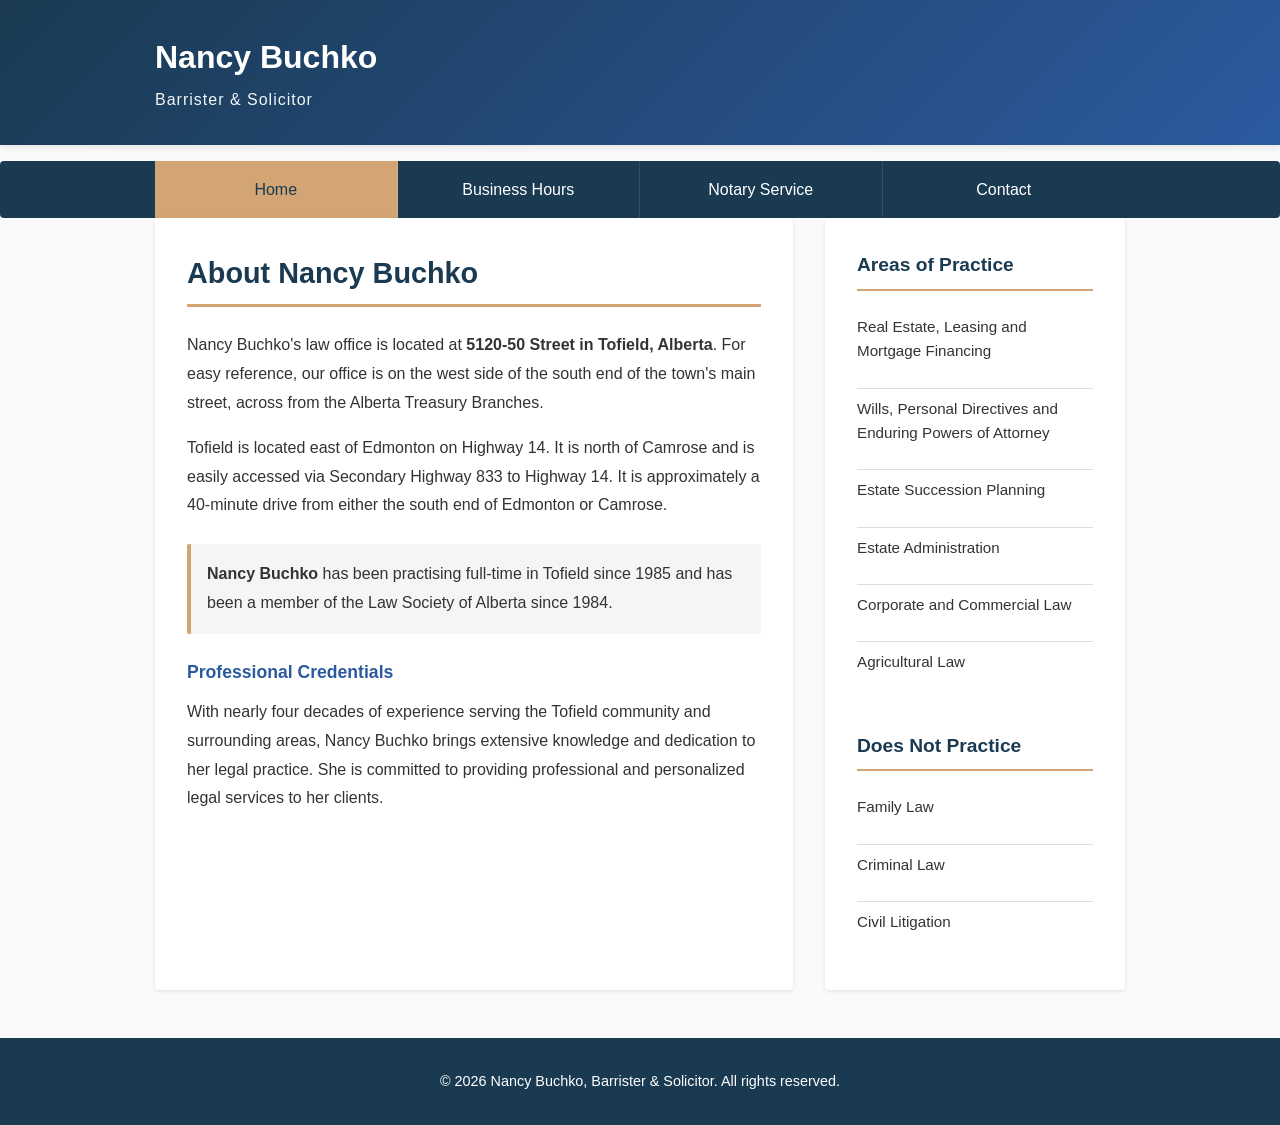
<file: index.html>
<!DOCTYPE html>
<html lang="en">
<head>
  <meta charset="UTF-8">
  <meta name="viewport" content="width=device-width, initial-scale=1.0">
  <meta name="description" content="Nancy Buchko - Barrister and Solicitor in Tofield, Alberta. Providing legal services in real estate, wills, estate planning, and more.">
  <meta name="keywords" content="lawyer, barrister, solicitor, legal services, Tofield, Alberta, real estate, wills, estate">
  <title>Nancy Buchko - Barrister & Solicitor</title>
  <link rel="stylesheet" href="styles.css">
</head>
<body>
  <header>
    <div class="container">
      <h1><a href="index.html">Nancy Buchko</a></h1>
      <p>Barrister & Solicitor</p>
    </div>
  </header>

  <nav>
    <div class="container">
      <ul>
        <li><a href="index.html" class="current">Home</a></li>
        <li><a href="hours.html">Business Hours</a></li>
        <li><a href="service.html">Notary Service</a></li>
        <li><a href="contact.html">Contact</a></li>
      </ul>
    </div>
  </nav>

  <main class="container">
    <article class="main-content">
      <h2>About Nancy Buchko</h2>
      
      <p>Nancy Buchko's law office is located at <strong>5120-50 Street in Tofield, Alberta</strong>. For easy reference, our office is on the west side of the south end of the town's main street, across from the Alberta Treasury Branches.</p>

      <p>Tofield is located east of Edmonton on Highway 14. It is north of Camrose and is easily accessed via Secondary Highway 833 to Highway 14. It is approximately a 40-minute drive from either the south end of Edmonton or Camrose.</p>

      <p class="block"><strong>Nancy Buchko</strong> has been practising full-time in Tofield since 1985 and has been a member of the Law Society of Alberta since 1984.</p>

      <h3>Professional Credentials</h3>
      <p>With nearly four decades of experience serving the Tofield community and surrounding areas, Nancy Buchko brings extensive knowledge and dedication to her legal practice. She is committed to providing professional and personalized legal services to her clients.</p>
    </article>

    <aside>
      <h2>Areas of Practice</h2>
      <ul>
        <li><p>Real Estate, Leasing and Mortgage Financing</p></li>
        <li><p>Wills, Personal Directives and Enduring Powers of Attorney</p></li>
        <li><p>Estate Succession Planning</p></li>
        <li><p>Estate Administration</p></li>
        <li><p>Corporate and Commercial Law</p></li>
        <li><p>Agricultural Law</p></li>
      </ul>

      <h2 style="margin-top: 2rem;">Does Not Practice</h2>
      <ul>
        <li><p>Family Law</p></li>
        <li><p>Criminal Law</p></li>
        <li><p>Civil Litigation</p></li>
      </ul>
    </aside>
  </main>

  <footer>
    <div class="container">
      <p>&copy; 2026 Nancy Buchko, Barrister & Solicitor. All rights reserved.</p>
    </div>
  </footer>

  <script src="main.js"></script>
</body>
</html>
</file>
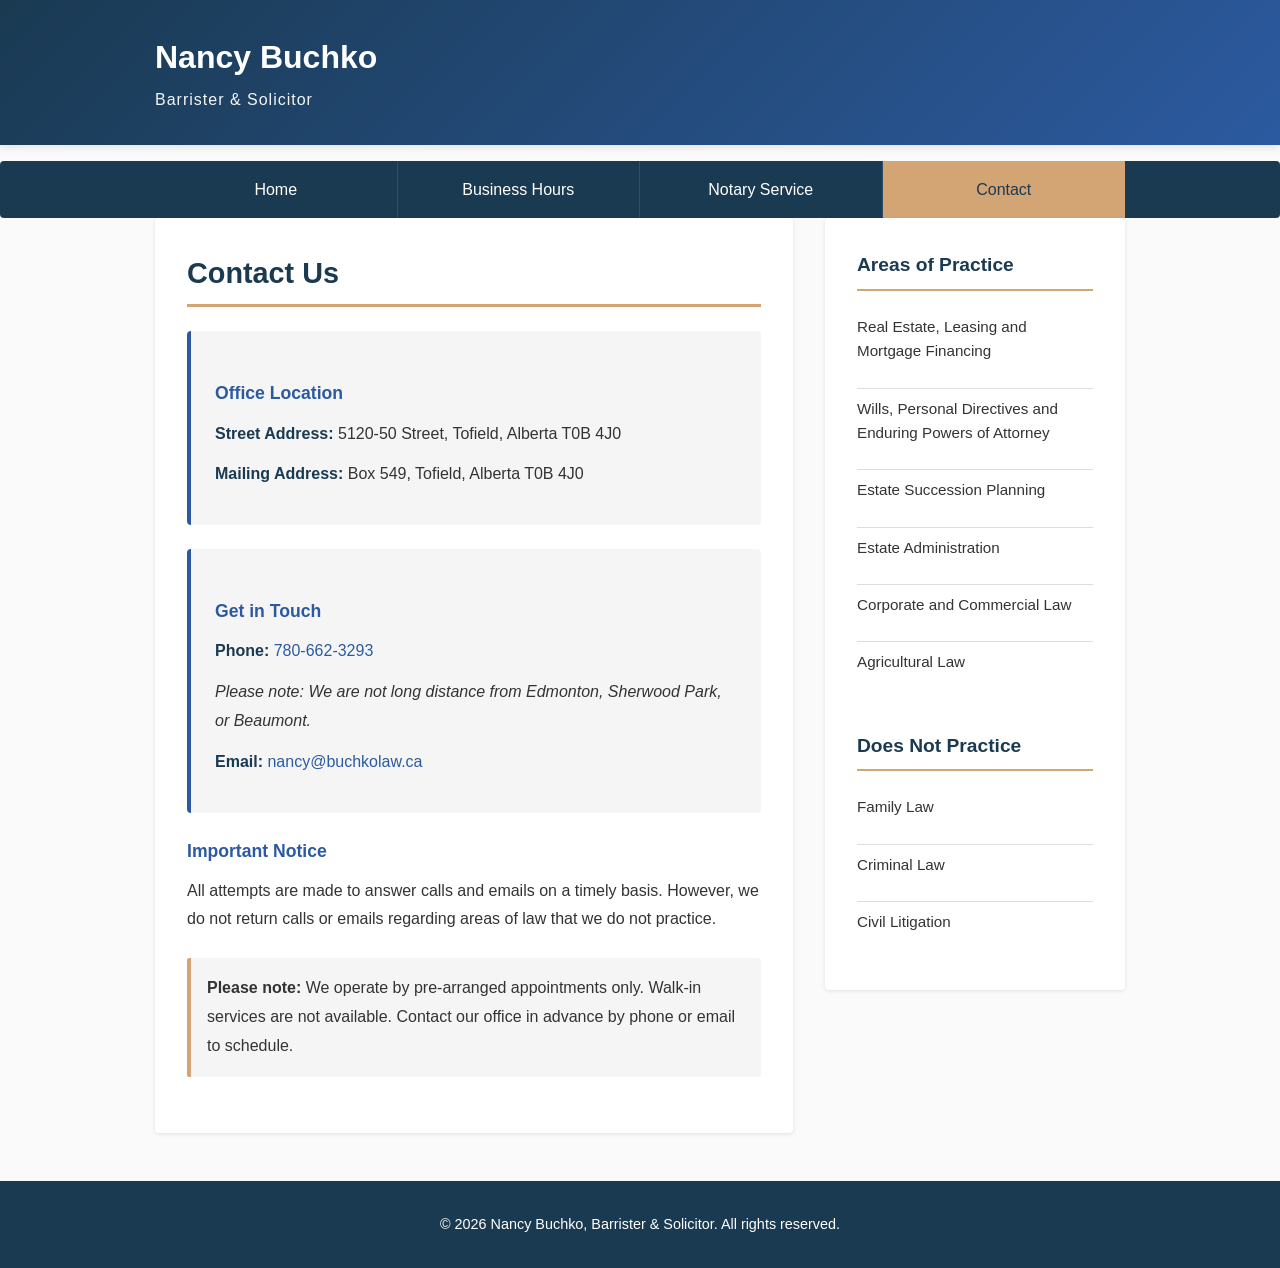
<file: contact.html>
<!DOCTYPE html>
<html lang="en">
<head>
  <meta charset="UTF-8">
  <meta name="viewport" content="width=device-width, initial-scale=1.0">
  <meta name="description" content="Contact information for Nancy Buchko's law office in Tofield, Alberta.">
  <meta name="keywords" content="contact, law office, Tofield, Alberta, phone, email">
  <title>Contact - Nancy Buchko</title>
  <link rel="stylesheet" href="styles.css">
</head>
<body>
  <header>
    <div class="container">
      <h1><a href="index.html">Nancy Buchko</a></h1>
      <p>Barrister & Solicitor</p>
    </div>
  </header>

  <nav>
    <div class="container">
      <ul>
        <li><a href="index.html">Home</a></li>
        <li><a href="hours.html">Business Hours</a></li>
        <li><a href="service.html">Notary Service</a></li>
        <li><a href="contact.html" class="current">Contact</a></li>
      </ul>
    </div>
  </nav>

  <main class="container">
    <article class="main-content">
      <h2>Contact Us</h2>
      
      <div class="contact-info">
        <h3>Office Location</h3>
        <p><strong>Street Address:</strong> 5120-50 Street, Tofield, Alberta T0B 4J0</p>
        <p><strong>Mailing Address:</strong> Box 549, Tofield, Alberta T0B 4J0</p>
      </div>

      <div class="contact-info">
        <h3>Get in Touch</h3>
        <p><strong>Phone:</strong> <a href="tel:780-662-3293">780-662-3293</a></p>
        <p><em>Please note: We are not long distance from Edmonton, Sherwood Park, or Beaumont.</em></p>
        <p><strong>Email:</strong> <a href="mailto:nancy@buchkolaw.ca">nancy@buchkolaw.ca</a></p>
      </div>

      <h3>Important Notice</h3>
      <p>All attempts are made to answer calls and emails on a timely basis. However, we do not return calls or emails regarding areas of law that we do not practice.</p>

      <p class="block"><strong>Please note:</strong> We operate by pre-arranged appointments only. Walk-in services are not available. Contact our office in advance by phone or email to schedule.</p>
    </article>

    <aside>
      <h2>Areas of Practice</h2>
      <ul>
        <li><p>Real Estate, Leasing and Mortgage Financing</p></li>
        <li><p>Wills, Personal Directives and Enduring Powers of Attorney</p></li>
        <li><p>Estate Succession Planning</p></li>
        <li><p>Estate Administration</p></li>
        <li><p>Corporate and Commercial Law</p></li>
        <li><p>Agricultural Law</p></li>
      </ul>

      <h2 style="margin-top: 2rem;">Does Not Practice</h2>
      <ul>
        <li><p>Family Law</p></li>
        <li><p>Criminal Law</p></li>
        <li><p>Civil Litigation</p></li>
      </ul>
    </aside>
  </main>

<footer>
    <div class="container">
      <p>&copy; 2026 Nancy Buchko, Barrister & Solicitor. All rights reserved.</p>
    </div>
  </footer>

  <script src="main.js"></script>
</file>
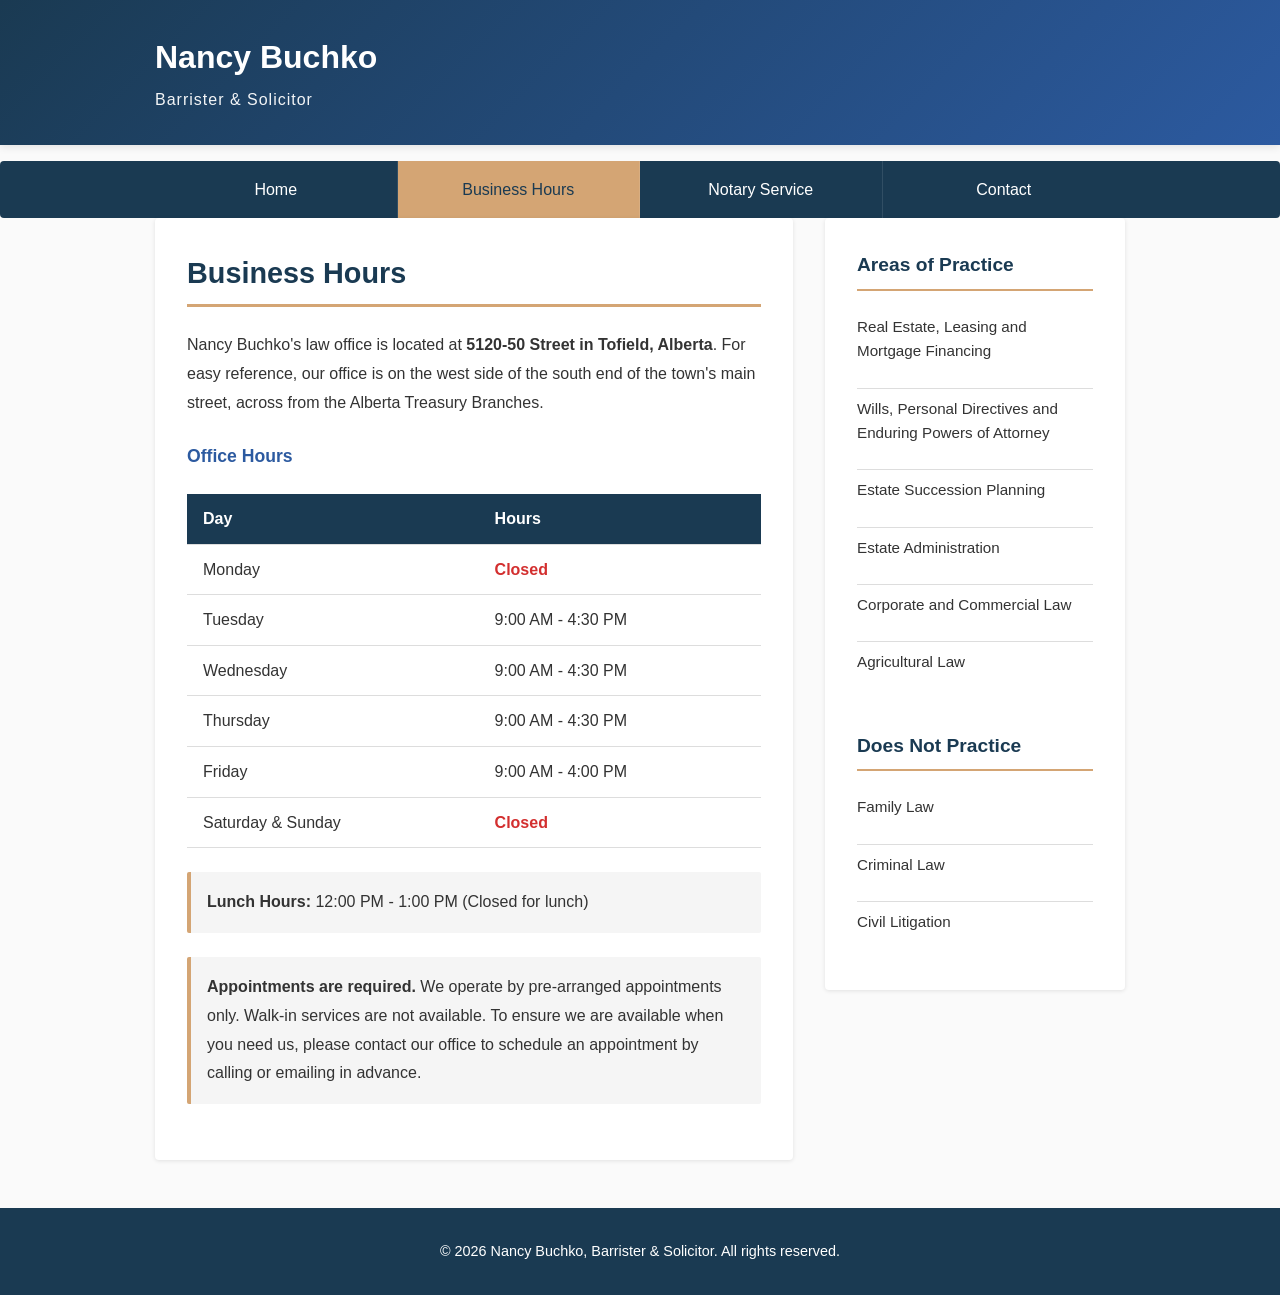
<file: hours.html>
<!DOCTYPE html>
<html lang="en">
<head>
  <meta charset="UTF-8">
  <meta name="viewport" content="width=device-width, initial-scale=1.0">
  <meta name="description" content="Business hours for Nancy Buchko's law office in Tofield, Alberta.">
  <meta name="keywords" content="business hours, lawyer, Tofield, Alberta">
  <title>Business Hours - Nancy Buchko</title>
  <link rel="stylesheet" href="styles.css">
</head>
<body>
  <header>
    <div class="container">
      <h1><a href="index.html">Nancy Buchko</a></h1>
      <p>Barrister & Solicitor</p>
    </div>
  </header>

  <nav>
    <div class="container">
      <ul>
        <li><a href="index.html">Home</a></li>
        <li><a href="hours.html" class="current">Business Hours</a></li>
        <li><a href="service.html">Notary Service</a></li>
        <li><a href="contact.html">Contact</a></li>
      </ul>
    </div>
  </nav>

  <main class="container">
    <article class="main-content">
      <h2>Business Hours</h2>
      
      <p>Nancy Buchko's law office is located at <strong>5120-50 Street in Tofield, Alberta</strong>. For easy reference, our office is on the west side of the south end of the town's main street, across from the Alberta Treasury Branches.</p>

      <h3>Office Hours</h3>

      <table class="hours-table">
        <thead>
          <tr>
            <th>Day</th>
            <th>Hours</th>
          </tr>
        </thead>
        <tbody>
          <tr>
            <td>Monday</td>
            <td class="closed">Closed</td>
          </tr>
          <tr>
            <td>Tuesday</td>
            <td>9:00 AM - 4:30 PM</td>
          </tr>
          <tr>
            <td>Wednesday</td>
            <td>9:00 AM - 4:30 PM</td>
          </tr>
          <tr>
            <td>Thursday</td>
            <td>9:00 AM - 4:30 PM</td>
          </tr>
          <tr>
            <td>Friday</td>
            <td>9:00 AM - 4:00 PM</td>
          </tr>
          <tr>
            <td>Saturday & Sunday</td>
            <td class="closed">Closed</td>
          </tr>
        </tbody>
      </table>

      <p class="block"><strong>Lunch Hours:</strong> 12:00 PM - 1:00 PM (Closed for lunch)</p>

      <p class="block"><strong>Appointments are required.</strong> We operate by pre-arranged appointments only. Walk-in services are not available. To ensure we are available when you need us, please contact our office to schedule an appointment by calling or emailing in advance.</p>
    </article>

    <aside>
      <h2>Areas of Practice</h2>
      <ul>
        <li><p>Real Estate, Leasing and Mortgage Financing</p></li>
        <li><p>Wills, Personal Directives and Enduring Powers of Attorney</p></li>
        <li><p>Estate Succession Planning</p></li>
        <li><p>Estate Administration</p></li>
        <li><p>Corporate and Commercial Law</p></li>
        <li><p>Agricultural Law</p></li>
      </ul>

      <h2 style="margin-top: 2rem;">Does Not Practice</h2>
      <ul>
        <li><p>Family Law</p></li>
        <li><p>Criminal Law</p></li>
        <li><p>Civil Litigation</p></li>
      </ul>
    </aside>
  </main>

  <footer>
    <div class="container">
      <p>&copy; 2026 Nancy Buchko, Barrister & Solicitor. All rights reserved.</p>
    </div>
  </footer>

  <script src="main.js"></script>
</body>
</html>
</file>
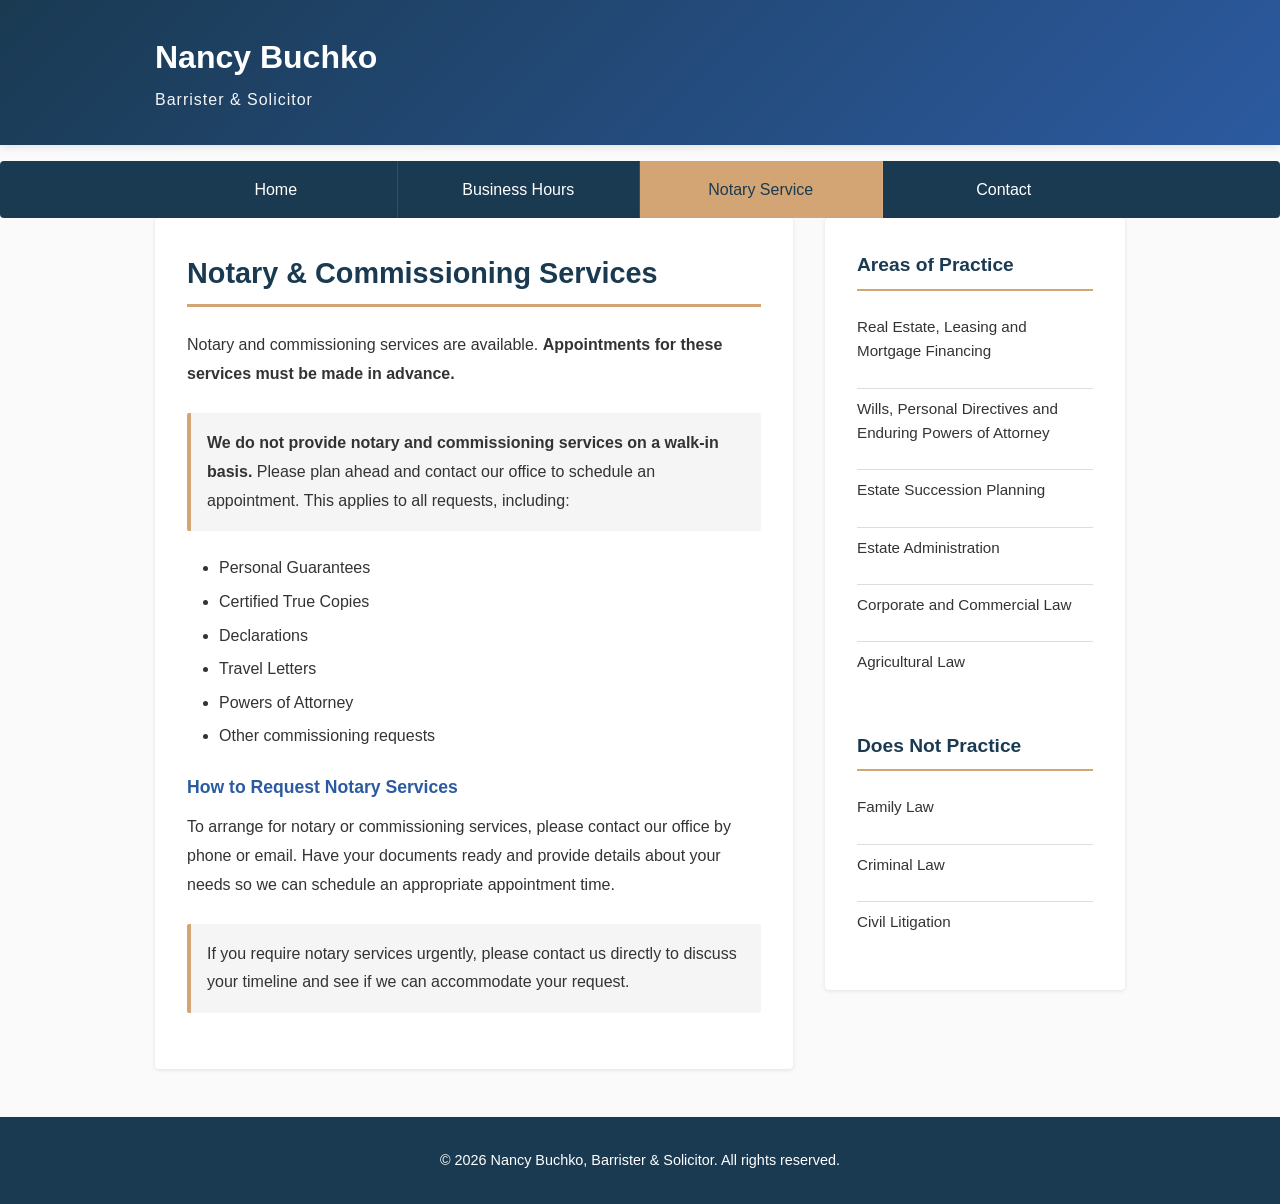
<file: service.html>
<!DOCTYPE html>
<html lang="en">
<head>
  <meta charset="UTF-8">
  <meta name="viewport" content="width=device-width, initial-scale=1.0">
  <meta name="description" content="Notary and commissioning services provided by Nancy Buchko in Tofield, Alberta.">
  <meta name="keywords" content="notary, commissioning, legal services, Tofield, Alberta">
  <title>Notary Service - Nancy Buchko</title>
  <link rel="stylesheet" href="styles.css">
</head>
<body>
  <header>
    <div class="container">
      <h1><a href="index.html">Nancy Buchko</a></h1>
      <p>Barrister & Solicitor</p>
    </div>
  </header>

  <nav>
    <div class="container">
      <ul>
        <li><a href="index.html">Home</a></li>
        <li><a href="hours.html">Business Hours</a></li>
        <li><a href="service.html" class="current">Notary Service</a></li>
        <li><a href="contact.html">Contact</a></li>
      </ul>
    </div>
  </nav>

  <main class="container">
    <article class="main-content">
      <h2>Notary & Commissioning Services</h2>
      
      <p>Notary and commissioning services are available. <strong>Appointments for these services must be made in advance.</strong></p>

      <p class="block"><strong>We do not provide notary and commissioning services on a walk-in basis.</strong> Please plan ahead and contact our office to schedule an appointment. This applies to all requests, including:</p>

      <ul>
        <li>Personal Guarantees</li>
        <li>Certified True Copies</li>
        <li>Declarations</li>
        <li>Travel Letters</li>
        <li>Powers of Attorney</li>
        <li>Other commissioning requests</li>
      </ul>

      <h3>How to Request Notary Services</h3>
      <p>To arrange for notary or commissioning services, please contact our office by phone or email. Have your documents ready and provide details about your needs so we can schedule an appropriate appointment time.</p>

      <p class="block">If you require notary services urgently, please contact us directly to discuss your timeline and see if we can accommodate your request.</p>
    </article>

    <aside>
      <h2>Areas of Practice</h2>
      <ul>
        <li><p>Real Estate, Leasing and Mortgage Financing</p></li>
        <li><p>Wills, Personal Directives and Enduring Powers of Attorney</p></li>
        <li><p>Estate Succession Planning</p></li>
        <li><p>Estate Administration</p></li>
        <li><p>Corporate and Commercial Law</p></li>
        <li><p>Agricultural Law</p></li>
      </ul>

      <h2 style="margin-top: 2rem;">Does Not Practice</h2>
      <ul>
        <li><p>Family Law</p></li>
        <li><p>Criminal Law</p></li>
        <li><p>Civil Litigation</p></li>
      </ul>
    </aside>
  </main>

  <footer>
    <div class="container">
      <p>&copy; 2026 Nancy Buchko, Barrister & Solicitor. All rights reserved.</p>
    </div>
  </footer>

  <script src="main.js"></script>
</body>
</html>
</file>
<file: styles.css>
/* Modern responsive stylesheet for Nancy Buchko Law Office */

* {
  margin: 0;
  padding: 0;
  box-sizing: border-box;
}

:root {
  --color-primary: #1a3a52;
  --color-secondary: #2c5aa0;
  --color-accent: #d4a574;
  --color-light: #f5f5f5;
  --color-dark: #333;
  --color-border: #ddd;
  font-size: 16px;
}

body {
  font-family: 'Segoe UI', Tahoma, Geneva, Verdana, sans-serif;
  line-height: 1.6;
  color: var(--color-dark);
  background-color: #fafafa;
}

/* Container */
.container {
  max-width: 1000px;
  margin: 0 auto;
  padding: 0 15px;
}

/* Header */
header {
  background: linear-gradient(135deg, var(--color-primary) 0%, var(--color-secondary) 100%);
  color: white;
  padding: 2rem 0;
  box-shadow: 0 2px 8px rgba(0, 0, 0, 0.1);
}

header h1 {
  font-size: 2rem;
  margin-bottom: 0.25rem;
}

header h1 a {
  color: white;
  text-decoration: none;
  transition: color 0.3s ease;
}

header h1 a:hover {
  color: var(--color-accent);
}

header p {
  font-size: 1rem;
  opacity: 0.95;
  letter-spacing: 1px;
}

/* Navigation */
nav {
  background-color: var(--color-primary);
  padding: 0;
  margin-top: 1rem;
  border-radius: 4px;
  overflow: hidden;
}

nav ul {
  list-style: none;
  display: flex;
  flex-wrap: wrap;
}

nav li {
  flex: 1;
  min-width: 150px;
}

nav a {
  display: block;
  padding: 1rem;
  color: white;
  text-decoration: none;
  text-align: center;
  transition: background-color 0.3s ease;
  border-right: 1px solid rgba(255, 255, 255, 0.1);
}

nav li:last-child a {
  border-right: none;
}

nav a:hover,
nav a.current {
  background-color: var(--color-accent);
  color: var(--color-primary);
}

/* Main Content */
main {
  display: grid;
  grid-template-columns: 1fr 300px;
  gap: 2rem;
  padding: 2rem 0;
  min-height: 60vh;
}

.main-content {
  background: white;
  padding: 2rem;
  border-radius: 4px;
  box-shadow: 0 1px 4px rgba(0, 0, 0, 0.1);
}

.main-content h2 {
  color: var(--color-primary);
  margin-bottom: 1.5rem;
  font-size: 1.8rem;
  border-bottom: 3px solid var(--color-accent);
  padding-bottom: 0.5rem;
}

.main-content h3 {
  color: var(--color-secondary);
  margin-top: 1.5rem;
  margin-bottom: 0.75rem;
  font-size: 1.1rem;
}

.main-content p {
  margin-bottom: 1rem;
  line-height: 1.8;
}

.main-content p.block {
  background-color: var(--color-light);
  padding: 1rem;
  border-left: 4px solid var(--color-accent);
  margin: 1.5rem 0;
  border-radius: 2px;
}

.main-content ul {
  margin: 1rem 0 1rem 2rem;
}

.main-content li {
  margin-bottom: 0.5rem;
}

/* Sidebar */
aside {
  background: white;
  padding: 2rem;
  border-radius: 4px;
  box-shadow: 0 1px 4px rgba(0, 0, 0, 0.1);
  height: fit-content;
}

aside h2 {
  color: var(--color-primary);
  margin-bottom: 1rem;
  font-size: 1.2rem;
  border-bottom: 2px solid var(--color-accent);
  padding-bottom: 0.5rem;
}

aside ul {
  list-style: none;
  margin: 0;
}

aside li {
  padding: 0.5rem 0;
  border-bottom: 1px solid var(--color-border);
}

aside li:last-child {
  border-bottom: none;
}

aside p {
  margin-bottom: 1rem;
  font-size: 0.95rem;
}

/* Business Hours Table */
.hours-table {
  width: 100%;
  border-collapse: collapse;
  margin: 1.5rem 0;
  background: white;
}

.hours-table th,
.hours-table td {
  padding: 0.75rem 1rem;
  text-align: left;
  border-bottom: 1px solid var(--color-border);
}

.hours-table th {
  background-color: var(--color-primary);
  color: white;
  font-weight: 600;
}

.hours-table tr:hover {
  background-color: var(--color-light);
}

.hours-table .closed {
  font-weight: 600;
  color: #d32f2f;
}

/* Contact Info */
.contact-info {
  background-color: var(--color-light);
  padding: 1.5rem;
  border-radius: 4px;
  margin: 1.5rem 0;
  border-left: 4px solid var(--color-secondary);
}

.contact-info p {
  margin-bottom: 0.75rem;
}

.contact-info strong {
  color: var(--color-primary);
}

.contact-info a {
  color: var(--color-secondary);
  text-decoration: none;
  transition: color 0.3s ease;
}

.contact-info a:hover {
  color: var(--color-accent);
  text-decoration: underline;
}

/* Footer */
footer {
  background-color: var(--color-primary);
  color: white;
  text-align: center;
  padding: 2rem;
  margin-top: 3rem;
  font-size: 0.9rem;
}

footer a {
  color: var(--color-accent);
  text-decoration: none;
  transition: color 0.3s ease;
}

footer a:hover {
  color: white;
}

/* Responsive Design */
@media (max-width: 768px) {
  header h1 {
    font-size: 1.5rem;
  }

  header p {
    font-size: 0.9rem;
  }

  nav ul {
    flex-direction: column;
  }

  nav li {
    min-width: 100%;
  }

  nav a {
    border-right: none;
    border-bottom: 1px solid rgba(255, 255, 255, 0.1);
  }

  nav li:last-child a {
    border-bottom: none;
  }

  main {
    grid-template-columns: 1fr;
    gap: 1.5rem;
    padding: 1.5rem 0;
  }

  aside {
    order: 2;
  }

  .main-content {
    order: 1;
  }

  .main-content h2 {
    font-size: 1.5rem;
  }

  .hours-table th,
  .hours-table td {
    padding: 0.5rem;
    font-size: 0.95rem;
  }
}

@media (max-width: 480px) {
  :root {
    font-size: 14px;
  }

  header h1 {
    font-size: 1.3rem;
  }

  header p {
    font-size: 0.85rem;
  }

  nav a {
    padding: 0.75rem 0.5rem;
    font-size: 0.9rem;
  }

  .main-content,
  aside {
    padding: 1.5rem;
  }

  .main-content h2 {
    font-size: 1.3rem;
  }

  .contact-info {
    padding: 1rem;
  }
}

/* Print Styles */
@media print {
  nav,
  footer {
    display: none;
  }

  main {
    grid-template-columns: 1fr;
  }
}

/* Utility Classes */
.hide {
  display: none;
}

.text-center {
  text-align: center;
}

.mt-2 {
  margin-top: 1.5rem;
}

.mb-2 {
  margin-bottom: 1.5rem;
}
</file>
